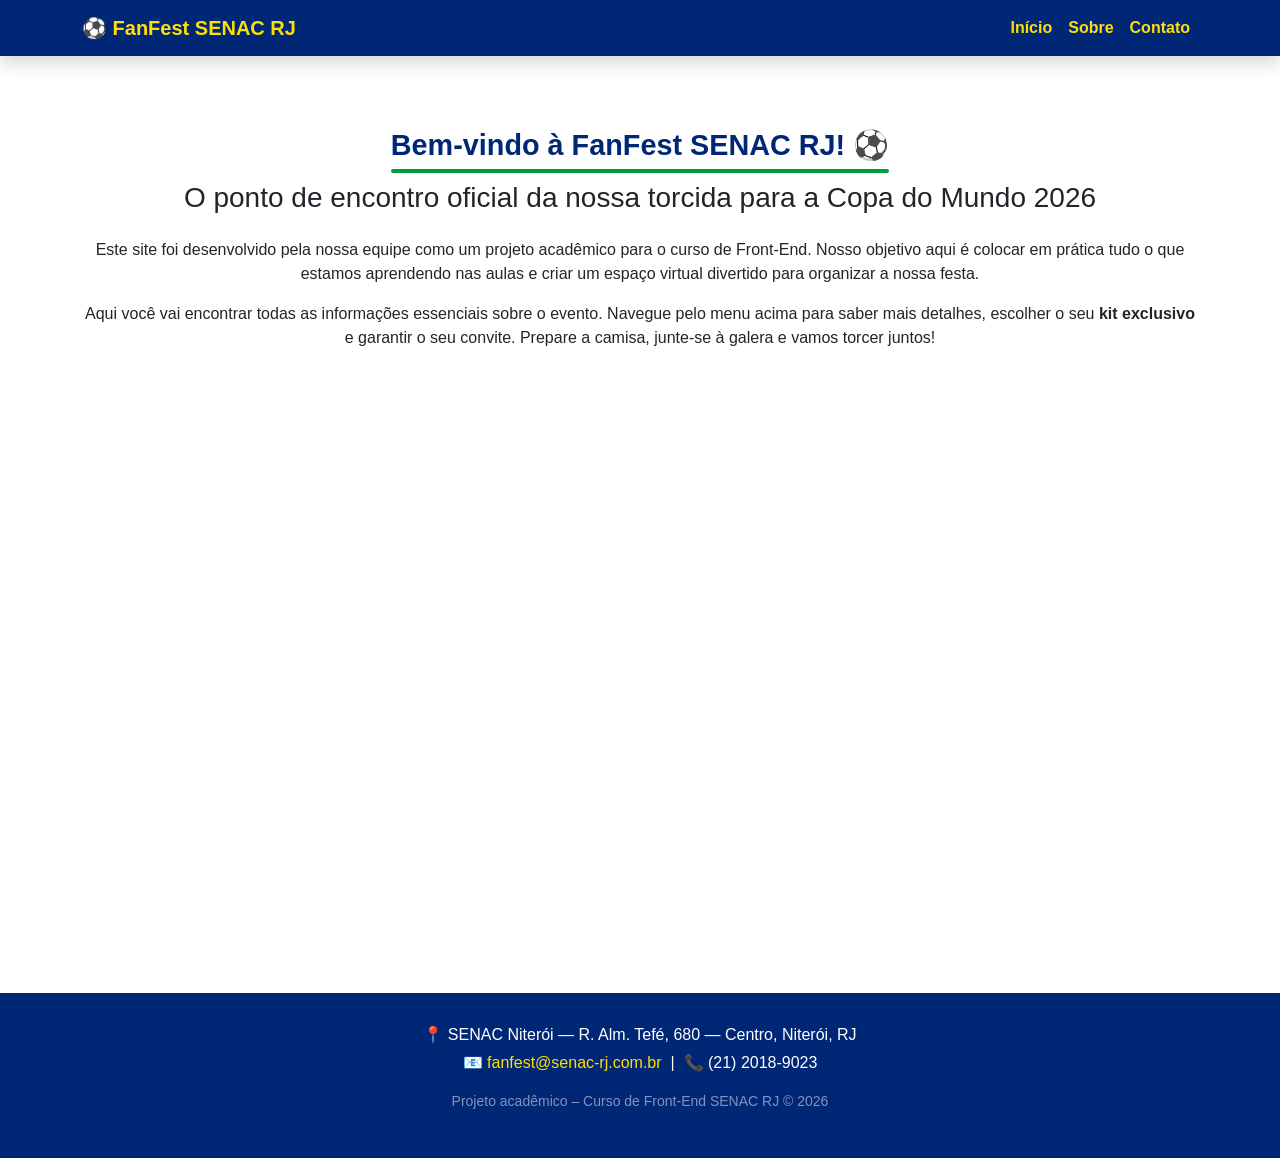
<file: index.html>
<!DOCTYPE html>
<html lang="pt-BR">
    <head>
        <meta charset="UTF-8">
        <meta name="viewport" content="width=device-width, initial-scale=1.0">
        <title>FanFest SENAC RJ</title>
        <link href="https://cdn.jsdelivr.net/npm/bootstrap@5.3.8/dist/css/bootstrap.min.css" rel="stylesheet" integrity="sha384-sRIl4kxILFvY47J16cr9ZwB07vP4J8+LH7qKQnuqkuIAvNWLzeN8tE5YBujZqJLB" crossorigin="anonymous">
        <link rel="stylesheet" href="estilo.css">

    </head>
    <body>
        <!--Cabeçalho-->
        <header>
            <!-- ========== NAVBAR ========== -->
            <nav class="navbar navbar-expand-lg navbar-custom sticky-top shadow">
                <div class="container">
                    <a class="navbar-brand" href="index.html">⚽ FanFest SENAC RJ</a>
                    <button class="navbar-toggler" type="button" data-bs-toggle="collapse" data-bs-target="#menu">
                        <span class="navbar-toggler-icon" style="filter: invert(1);"></span>
                    </button>
                    <div class="collapse navbar-collapse" id="menu">
                        <ul class="navbar-nav ms-auto">
                        <li class="nav-item"><a class="nav-link" href="index.html">Início</a></li>
                        <li class="nav-item"><a class="nav-link" href="sobre.html">Sobre</a></li>
                        <li class="nav-item"><a class="nav-link" href="contato.html">Contato</a></li>
                        </ul>
                    </div>
                </div>
            </nav>
        </header>

        <!--Boas Vindas-->
        <section class="container my-5 py-4 text-center">
            <div class="text-center mb-4">
                <h1 class="section-title">Bem-vindo à FanFest SENAC RJ! ⚽</h1>

                <h3>O ponto de encontro oficial da nossa torcida para a Copa do Mundo 2026</h3>
            </div>
            <div>
                <p class="mt-1">Este site foi desenvolvido pela nossa equipe como um projeto acadêmico para o curso de Front-End. Nosso objetivo aqui é colocar em prática tudo o que estamos aprendendo nas aulas e criar um espaço virtual divertido para organizar a nossa festa.</p>

                <p class="mt-1">Aqui você vai encontrar todas as informações essenciais sobre o evento. Navegue pelo menu acima para saber mais detalhes, escolher o seu <strong>kit exclusivo</strong> e garantir o seu convite. Prepare a camisa, junte-se à galera e vamos torcer juntos!</p>
            </div>
        </section>

        <section class="container text-center mb-5">
            <!--Vídeo-->
            <iframe width="480" height="500" src="https://www.youtube.com/embed/K-RLFg6ucB0" title="♫ COPA DO MUNDO 2026 | MÚSICA DO BRASIL | FENOMENAL ♫" frameborder="0" allow="accelerometer; autoplay; clipboard-write; encrypted-media; gyroscope; picture-in-picture; web-share" referrerpolicy="strict-origin-when-cross-origin" allowfullscreen></iframe>
        </section>

        <!-- ========== FOOTER ========== -->
        <footer>
            <div class="container text-center">
            <p class="mb-1">📍 SENAC Niterói — R. Alm. Tefé, 680 — Centro, Niterói, RJ</p>
            <p class="mb-1">📧 <a href="#">fanfest@senac-rj.com.br</a> &nbsp;|&nbsp; 📞 (21) 2018-9023</p>
            <p class="mt-3 small opacity-50">Projeto acadêmico – Curso de Front-End SENAC RJ © 2026</p>
            </div>
        </footer>

        <!-- ========== BOTÃO VOLTAR AO TOPO ========== -->
    <button id="btnVoltarTopo" title="Voltar ao Topo">⬆</button>


</body>

<!-- Bootstrap JS -->
<script src="https://cdn.jsdelivr.net/npm/bootstrap@5.3.0/dist/js/bootstrap.bundle.min.js"></script>

<!-- JS próprio -->
<script src="script.js"></script>
</html>
</file>
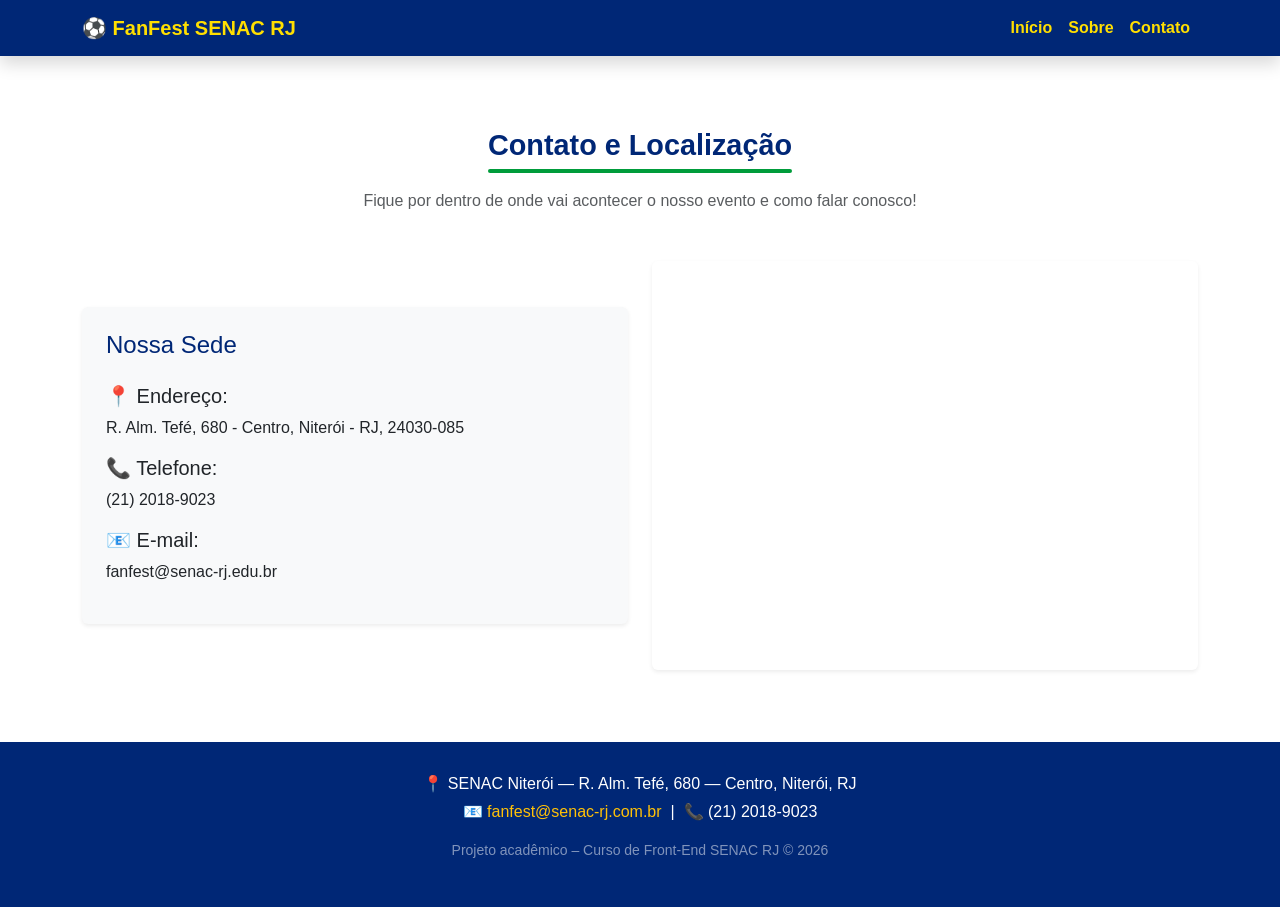
<file: contato.html>
<!DOCTYPE html>
<html lang="pt-BR">
<head>
    <meta charset="UTF-8">
    <meta name="viewport" content="width=device-width, initial-scale=1.0">
    <title>Contato</title>
    <link href="https://cdn.jsdelivr.net/npm/bootstrap@5.3.8/dist/css/bootstrap.min.css" rel="stylesheet" integrity="sha384-sRIl4kxILFvY47J16cr9ZwB07vP4J8+LH7qKQnuqkuIAvNWLzeN8tE5YBujZqJLB" crossorigin="anonymous">
    <link rel="stylesheet" href="estilo.css">
</head>
<body>

    <header>
        <nav class="navbar navbar-expand-lg navbar-custom sticky-top shadow">
            <div class="container">
                <a class="navbar-brand" href="index.html">⚽ FanFest SENAC RJ</a>
                <button class="navbar-toggler" type="button" data-bs-toggle="collapse" data-bs-target="#menu">
                    <span class="navbar-toggler-icon" style="filter: invert(1);"></span>
                </button>
                <div class="collapse navbar-collapse" id="#menu">
                    <ul class="navbar-nav ms-auto">
                        <li class="nav-item"><a class="nav-link" href="index.html">Início</a></li>
                        <li class="nav-item"><a class="nav-link" href="sobre.html">Sobre</a></li>
                        <li class="nav-item"><a class="nav-link" href="contato.html">Contato</a></li>
                    </ul>
                </div>
            </div>
        </nav>
    </header>

    <main class="container my-5 py-4">
        <div class="text-center mb-5">
            <h2 class="section-title">Contato e Localização</h2>
            <p class="text-muted mt-2">Fique por dentro de onde vai acontecer o nosso evento e como falar conosco!</p>
        </div>

        <div class="row g-4 align-items-center">
            
            <div class="col-md-6">
                <div class="p-4 bg-light rounded shadow-sm">
                    <h4 class="mb-4 text-primary" style="color: var(--azul) !important;">Nossa Sede</h4>
                    
                    <div class="mb-3">
                        <h5>📍 Endereço:</h5>
                        <p>R. Alm. Tefé, 680 - Centro, Niterói - RJ, 24030-085</p>
                    </div>

                    <div class="mb-3">
                        <h5>📞 Telefone:</h5>
                        <p>(21) 2018-9023</p>
                    </div>

                    <div class="mb-3">
                        <h5>📧 E-mail:</h5>
                        <p>fanfest@senac-rj.edu.br</p>
                    </div>
                </div>
            </div>

            <div class="col-md-6">
                <div class="ratio ratio-4x3 shadow-sm rounded overflow-hidden">
                    <iframe src="https://www.google.com/maps/embed?pb=!1m18!1m12!1m3!1d918.8624988525054!2d-43.12258806274424!3d-22.896767381705864!2m3!1f0!2f0!3f0!3m2!1i1024!2i768!4f13.1!3m3!1m2!1s0x9983db3ec4f5d1%3A0xc3a8e6eec9b55efa!2sSenac%20Niter%C3%B3i!5e0!3m2!1spt-BR!2sbr!4v1780085975675!5m2!1spt-BR!2sbr" style="border:0;" allowfullscreen="" loading="lazy" referrerpolicy="no-referrer-when-downgrade"></iframe>
                </div>
            </div>

        </div>
    </main>

    <footer>
        <div class="container text-center">
            <p class="mb-1">📍 SENAC Niterói — R. Alm. Tefé, 680 — Centro, Niterói, RJ</p>
            <p class="mb-1">📧 <a href="#" class="text-warning">fanfest@senac-rj.com.br</a> &nbsp;|&nbsp; 📞 (21) 2018-9023</p>
            <p class="mt-3 small opacity-50">Projeto acadêmico – Curso de Front-End SENAC RJ © 2026</p>
        </div>
    </footer>

    <!-- ========== BOTÃO VOLTAR AO TOPO ========== -->
    <button id="btnVoltarTopo" title="Voltar ao Topo">⬆</button>

</body>

<script src="https://cdn.jsdelivr.net/npm/bootstrap@5.3.8/dist/js/bootstrap.bundle.min.js" integrity="sha384-FKyoEForCGlyvwx9Hj09JcYn3nv7wiPVlz7YYwJrWVcXK/BmnVDxM+D2scQbITxI" crossorigin="anonymous"></script>

<script src="script.js"></script>

</html>
</file>
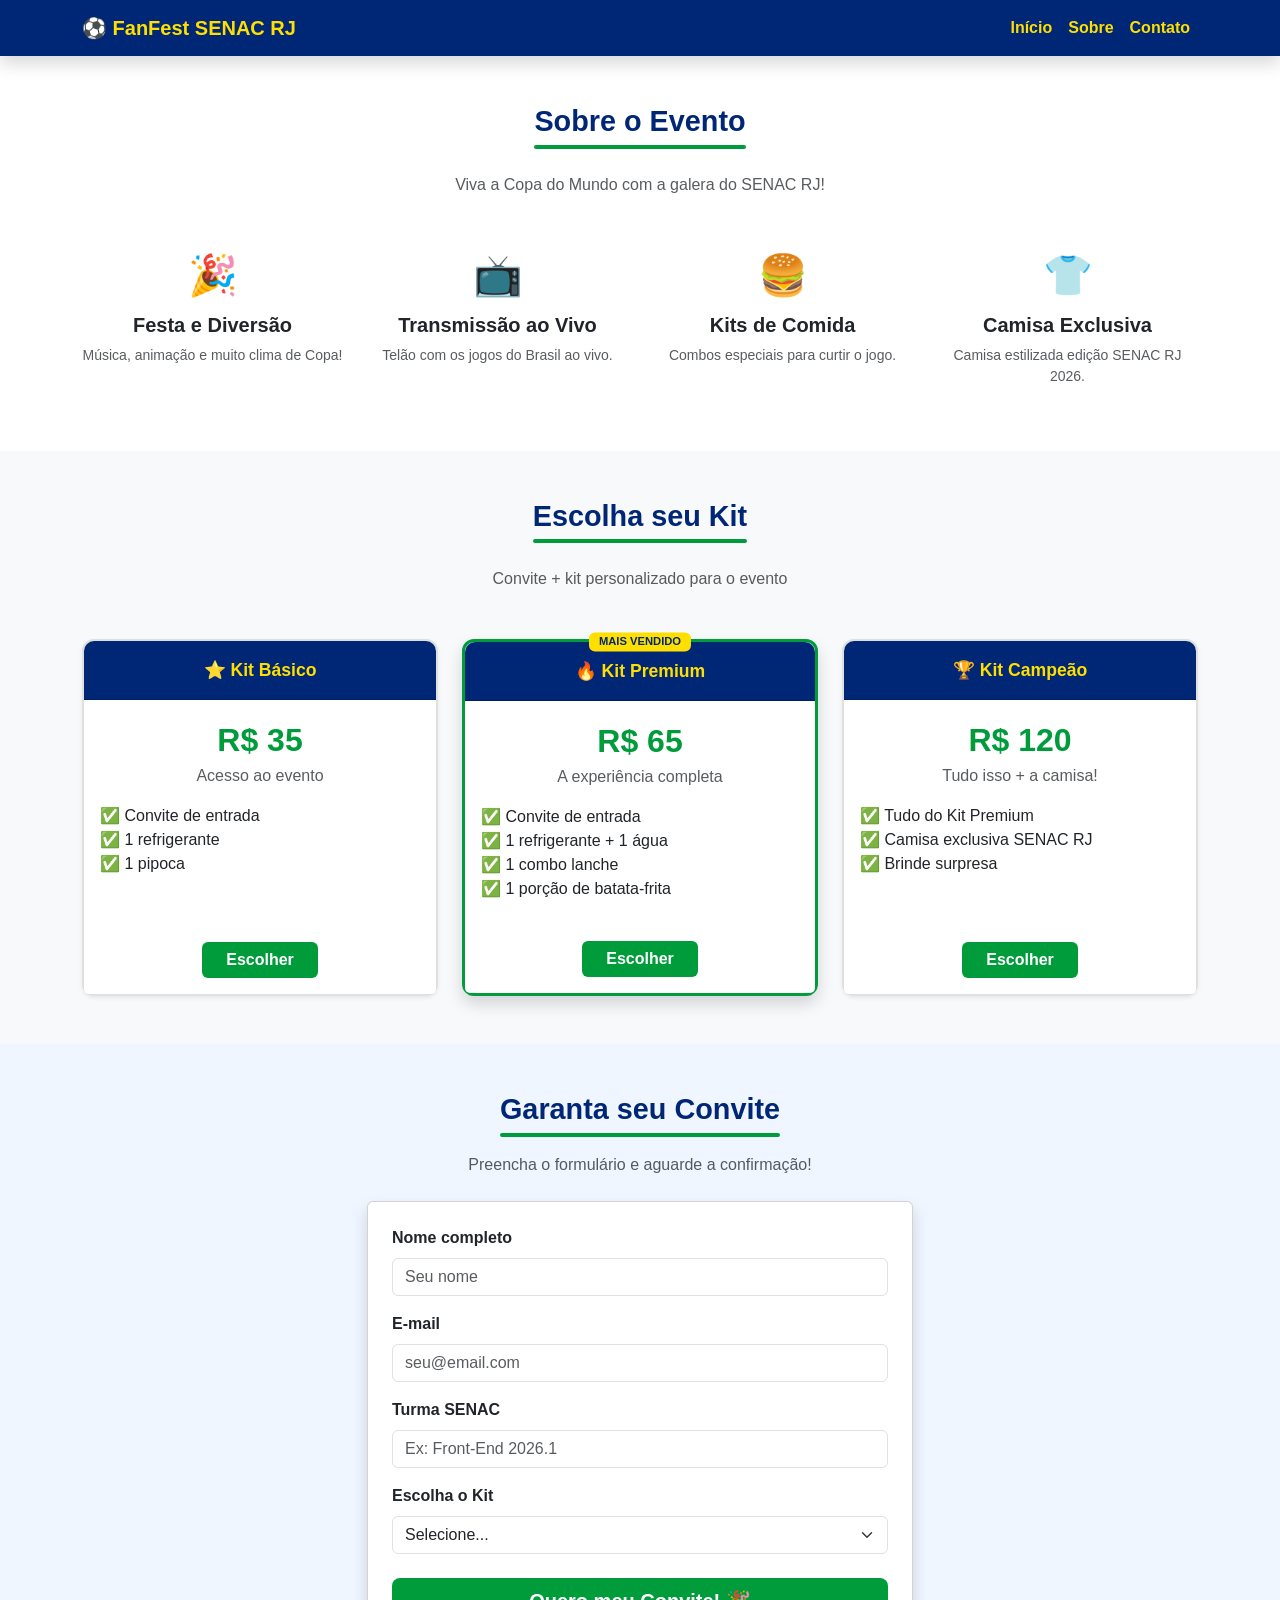
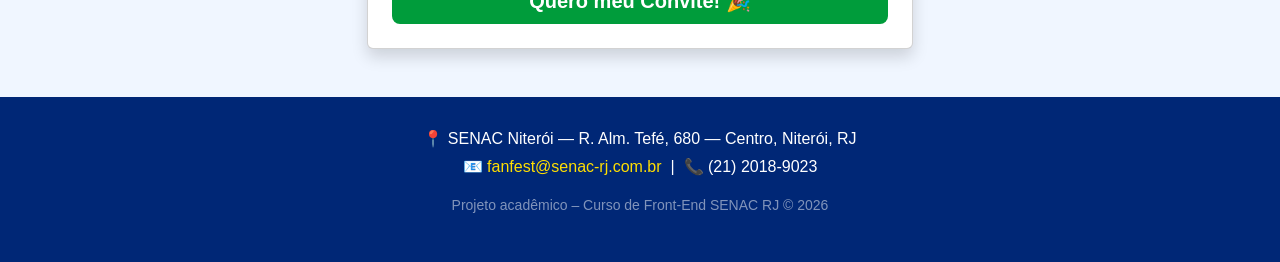
<file: sobre.html>
<!DOCTYPE html>
<html lang="pt-BR">
    <head>
        <meta charset="UTF-8">
        <meta name="viewport" content="width=device-width, initial-scale=1.0">
        <title>Sobre o Evento</title>
        <link href="https://cdn.jsdelivr.net/npm/bootstrap@5.3.8/dist/css/bootstrap.min.css" rel="stylesheet" integrity="sha384-sRIl4kxILFvY47J16cr9ZwB07vP4J8+LH7qKQnuqkuIAvNWLzeN8tE5YBujZqJLB" crossorigin="anonymous">
        <script src="https://cdn.jsdelivr.net/npm/bootstrap@5.3.8/dist/js/bootstrap.bundle.min.js" integrity="sha384-FKyoEForCGlyvwx9Hj09JcYn3nv7wiPVlz7YYwJrWVcXK/BmnVDxM+D2scQbITxI" crossorigin="anonymous"></script>
        <link rel="stylesheet" href="estilo.css">

    </head>
    <body>
        <!--Cabeçalho-->
        <header>
            <nav class="navbar navbar-expand-lg navbar-custom sticky-top shadow">
                <div class="container">
                <a class="navbar-brand" href="#">⚽ FanFest SENAC RJ</a>
                <button class="navbar-toggler" type="button" data-bs-toggle="collapse" data-bs-target="#menu">
                    <span class="navbar-toggler-icon" style="filter: invert(1);"></span>
                </button>
                <div class="collapse navbar-collapse" id="menu">
                    <ul class="navbar-nav ms-auto">
                    <li class="nav-item"><a class="nav-link" href="index.html">Início</a></li>
                    <li class="nav-item"><a class="nav-link" href="sobre.html">Sobre</a></li>
                    <li class="nav-item"><a class="nav-link" href="contato.html">Contato</a></li>
                    </ul>
                </div>
                </div>
            </nav>
        </header>

        <!-- ========== SOBRE O EVENTO ========== -->
        <section id="evento" class="py-5">
            <div class="container">
                <div class="text-center mb-5">
                    <h2 class="section-title">Sobre o Evento</h2>
                    <p class="text-muted mt-3">Viva a Copa do Mundo com a galera do SENAC RJ!</p>
                </div>
                <div class="row text-center g-4">
                    <div class="col-md-3">
                        <div class="icon-evento">🎉</div>
                        <h5 class="mt-2 fw-bold">Festa e Diversão</h5>
                        <p class="text-muted small">Música, animação e muito clima de Copa!</p>
                    </div>
                    <div class="col-md-3">
                        <div class="icon-evento">📺</div>
                        <h5 class="mt-2 fw-bold">Transmissão ao Vivo</h5>
                        <p class="text-muted small">Telão com os jogos do Brasil ao vivo.</p>
                    </div>
                    <div class="col-md-3">
                        <div class="icon-evento">🍔</div>
                        <h5 class="mt-2 fw-bold">Kits de Comida</h5>
                        <p class="text-muted small">Combos especiais para curtir o jogo.</p>
                    </div>
                    <div class="col-md-3">
                        <div class="icon-evento">👕</div>
                        <h5 class="mt-2 fw-bold">Camisa Exclusiva</h5>
                        <p class="text-muted small">Camisa estilizada edição SENAC RJ 2026.</p>
                    </div>
                </div>
            </div>
        </section>

    <!-- ========== KITS ========== -->
    <section id="kits" class="py-5 bg-light">
        <div class="container">
            <div class="text-center mb-5">
            <h2 class="section-title">Escolha seu Kit</h2>
            <p class="text-muted mt-3">Convite + kit personalizado para o evento</p>
        </div>
        <div class="row g-4 justify-content-center">

            <!-- Kit Básico -->
            <div class="col-md-4">
                <div class="card card-kit h-100 shadow-sm">
                    <div class="card-header text-center py-3">⭐ Kit Básico</div>
                    <div class="card-body text-center">
                        <div class="preco">R$ 35</div>
                        <p class="text-muted mb-3">Acesso ao evento</p>
                        <ul class="list-unstyled text-start">
                            <li>✅ Convite de entrada</li>
                            <li>✅ 1 refrigerante</li>
                            <li>✅ 1 pipoca</li>
                        </ul>
                    </div>
                    <div class="card-footer text-center bg-white border-0 pb-3">
                        <a href="#inscricao" class="btn btn-verde px-4">Escolher</a>
                    </div>
                </div>
            </div>
        

            <!-- Kit Premium -->
            <div class="col-md-4">
                <div class="card card-kit card-destaque h-100 shadow">
                    <div class="card-header text-center py-3 position-relative">
                    🔥 Kit Premium
                        <span class="badge badge-amarelo position-absolute top-0 start-50 translate-middle">MAIS VENDIDO</span>
                    </div>
                    <div class="card-body text-center">
                        <div class="preco">R$ 65</div>
                        <p class="text-muted mb-3">A experiência completa</p>
                        <ul class="list-unstyled text-start">
                            <li>✅ Convite de entrada</li>
                            <li>✅ 1 refrigerante + 1 água</li>
                            <li>✅ 1 combo lanche</li>
                            <li>✅ 1 porção de batata-frita</li>
                        </ul>
                    </div>
                    <div class="card-footer text-center bg-white border-0 pb-3">
                        <a href="#inscricao" class="btn btn-verde px-4">Escolher</a>
                    </div>
                </div>
            </div>

            <!-- Kit Campeão -->
            <div class="col-md-4">
                <div class="card card-kit h-100 shadow-sm">
                    <div class="card-header text-center py-3">🏆 Kit Campeão</div>
                    <div class="card-body text-center">
                        <div class="preco">R$ 120</div>
                        <p class="text-muted mb-3">Tudo isso + a camisa!</p>
                        <ul class="list-unstyled text-start">
                            <li>✅ Tudo do Kit Premium</li>
                            <li>✅ Camisa exclusiva SENAC RJ</li>
                            <li>✅ Brinde surpresa</li>
                        </ul>
                    </div>
                    <div class="card-footer text-center bg-white border-0 pb-3">
                        <a href="#inscricao" class="btn btn-verde px-4">Escolher</a>
                    </div>
                </div>
            </div>

        </div>
    </section>

    <!-- ========== FORMULÁRIO ========== -->
    <section id="inscricao" class="py-5 bg-form">
        <div class="container">
        <div class="row justify-content-center">
            <div class="col-md-6">
            <div class="text-center mb-4">
                <h2 class="section-title">Garanta seu Convite</h2>
                <p class="text-muted mt-2">Preencha o formulário e aguarde a confirmação!</p>
            </div>
            <div class="card shadow p-4">
                <div class="mb-3">
                <label class="form-label fw-bold">Nome completo</label>
                <input type="text" id="nome" class="form-control" placeholder="Seu nome">
                </div>
                <div class="mb-3">
                <label class="form-label fw-bold">E-mail</label>
                <input type="email" id="email" class="form-control" placeholder="seu@email.com">
                </div>
                <div class="mb-3">
                <label class="form-label fw-bold">Turma SENAC</label>
                <input type="text" id="turma" class="form-control" placeholder="Ex: Front-End 2026.1">
                </div>
                <div class="mb-4">
                <label class="form-label fw-bold">Escolha o Kit</label>
                <select id="kit" class="form-select">
                    <option value="">Selecione...</option>
                    <option value="basico">Kit Básico – R$ 35</option>
                    <option value="premium">Kit Premium – R$ 65</option>
                    <option value="campeao">Kit Campeão – R$ 120</option>
                </select>
                </div>
                <div id="mensagem-erro" class="alert alert-danger d-none" role="alert"></div>
                <div id="mensagem-sucesso" class="alert alert-success d-none" role="alert"></div>
                <div class="d-grid">
                <button id="btn-enviar" class="btn btn-verde btn-lg">Quero meu Convite! 🎉</button>
                </div>
            </div>
            </div>
        </div>
        </div>
    </section>

    <!-- ========== FOOTER ========== -->
    <footer>
        <div class="container text-center">
        <p class="mb-1">📍 SENAC Niterói — R. Alm. Tefé, 680 — Centro, Niterói, RJ</p>
        <p class="mb-1">📧 <a href="#">fanfest@senac-rj.com.br</a> &nbsp;|&nbsp; 📞 (21) 2018-9023</p>
        <p class="mt-3 small opacity-50">Projeto acadêmico – Curso de Front-End SENAC RJ © 2026</p>
        </div>
    </footer>

    <!-- ========== BOTÃO VOLTAR AO TOPO ========== -->
    <button id="btnVoltarTopo" title="Voltar ao Topo">⬆</button>

</body>

<!-- Bootstrap JS -->
<script src="https://cdn.jsdelivr.net/npm/bootstrap@5.3.0/dist/js/bootstrap.bundle.min.js"></script>

<!-- JS próprio -->
<script src="script.js"></script>
</html>
</file>
<file: estilo.css>
:root {
  --verde:    #009C3B;
  --amarelo:  #FFDF00;
  --azul:     #002776;
}

body {
    font-family: 'Segoe UI', sans-serif;
}

.navbar-custom {
  background-color: var(--azul);
}

.navbar-custom .navbar-brand,
.navbar-custom .nav-link {
  color: var(--amarelo);
  font-weight: 600;
}

.navbar-custom .nav-link:hover {
  color: white;
}


/* ---------- BOTÕES ---------- */
.btn-inscricao {
  background: var(--amarelo);
  color: var(--azul);
  font-weight: 700;
  border: none;
  padding: 14px 36px;
  font-size: 1.1rem;
  border-radius: 6px;
}

.btn-inscricao:hover {
  background: #e6c800;
  color: var(--azul);
}

.btn-verde {
  background: var(--verde);
  color: white;
  font-weight: 700;
  border: none;
}

.btn-verde:hover {
  background: #007a2e;
  color: white;
}

/* ---------- TÍTULOS DE SEÇÃO ---------- */
.section-title {
  color: var(--azul);
  font-weight: 700;
  font-size: 1.8rem;
  position: relative;
  display: inline-block;
}

.section-title::after {
  content: '';
  display: block;
  height: 4px;
  background: var(--verde);
  border-radius: 2px;
  margin-top: 6px;
}

/* ---------- ÍCONES DO EVENTO ---------- */
.icon-evento {
  font-size: 2.5rem;
}

/* ---------- CARDS DE KIT ---------- */
.card-kit {
  border: 2px solid #e0e0e0;
  border-radius: 12px;
  transition: transform 0.2s, border-color 0.2s;
}

.card-kit:hover {
  transform: translateY(-6px);
  border-color: var(--verde);
}

.card-kit .card-header {
  background: var(--azul);
  color: var(--amarelo);
  font-weight: 700;
  font-size: 1.1rem;
  border-radius: 10px 10px 0 0;
}

/* Card em destaque (Kit Premium) */
.card-destaque {
  border-color: var(--verde);
  border-width: 3px;
}

/* ---------- PREÇO ---------- */
.preco {
  font-size: 2rem;
  font-weight: 800;
  color: var(--verde);
}

/* ---------- BADGE AMARELO ---------- */
.badge-amarelo {
  background: var(--amarelo);
  color: var(--azul);
  font-size: 0.7rem;
  padding: 4px 10px;
}

/* ---------- SEÇÃO FORMULÁRIO ---------- */
.bg-form {
  background-color: #f0f6ff;
}

/* ---------- FOOTER ---------- */
footer {
  background: var(--azul);
  color: white;
  padding: 30px 0;
}

footer a {
  color: var(--amarelo);
  text-decoration: none;
}

footer a:hover {
  text-decoration: underline;
}

/* ========== BOTÃO VOLTAR AO TOPO ========== */
#btnVoltarTopo {
  display: none;
  position: fixed;
  bottom: 20px;
  right: 20px;
  border: none;
  background-color: var(--verde);
  color: white;
  cursor: pointer;
  padding: 12px 18px;
  border-radius: 50%;
  font-size: 20px;
  box-shadow: 0px 4px 6px rgba(0,0,0,0.3);
  transition: background-color 0.3s;
}

#btnVoltarTopo:hover {
  background-color: var(--azul); 
}

/* ========== MEDIA QUERIES (Responsividade) ========== */

@media (max-width: 768px) {
  
  .section-title {
    font-size: 1.5rem; 
  }

  iframe {
    width: 100%;
    height: 300px;
  }

  #btnVoltarTopo {
    padding: 10px 15px;
    font-size: 16px;
    bottom: 15px;
    right: 15px;
  }
}
</file>
